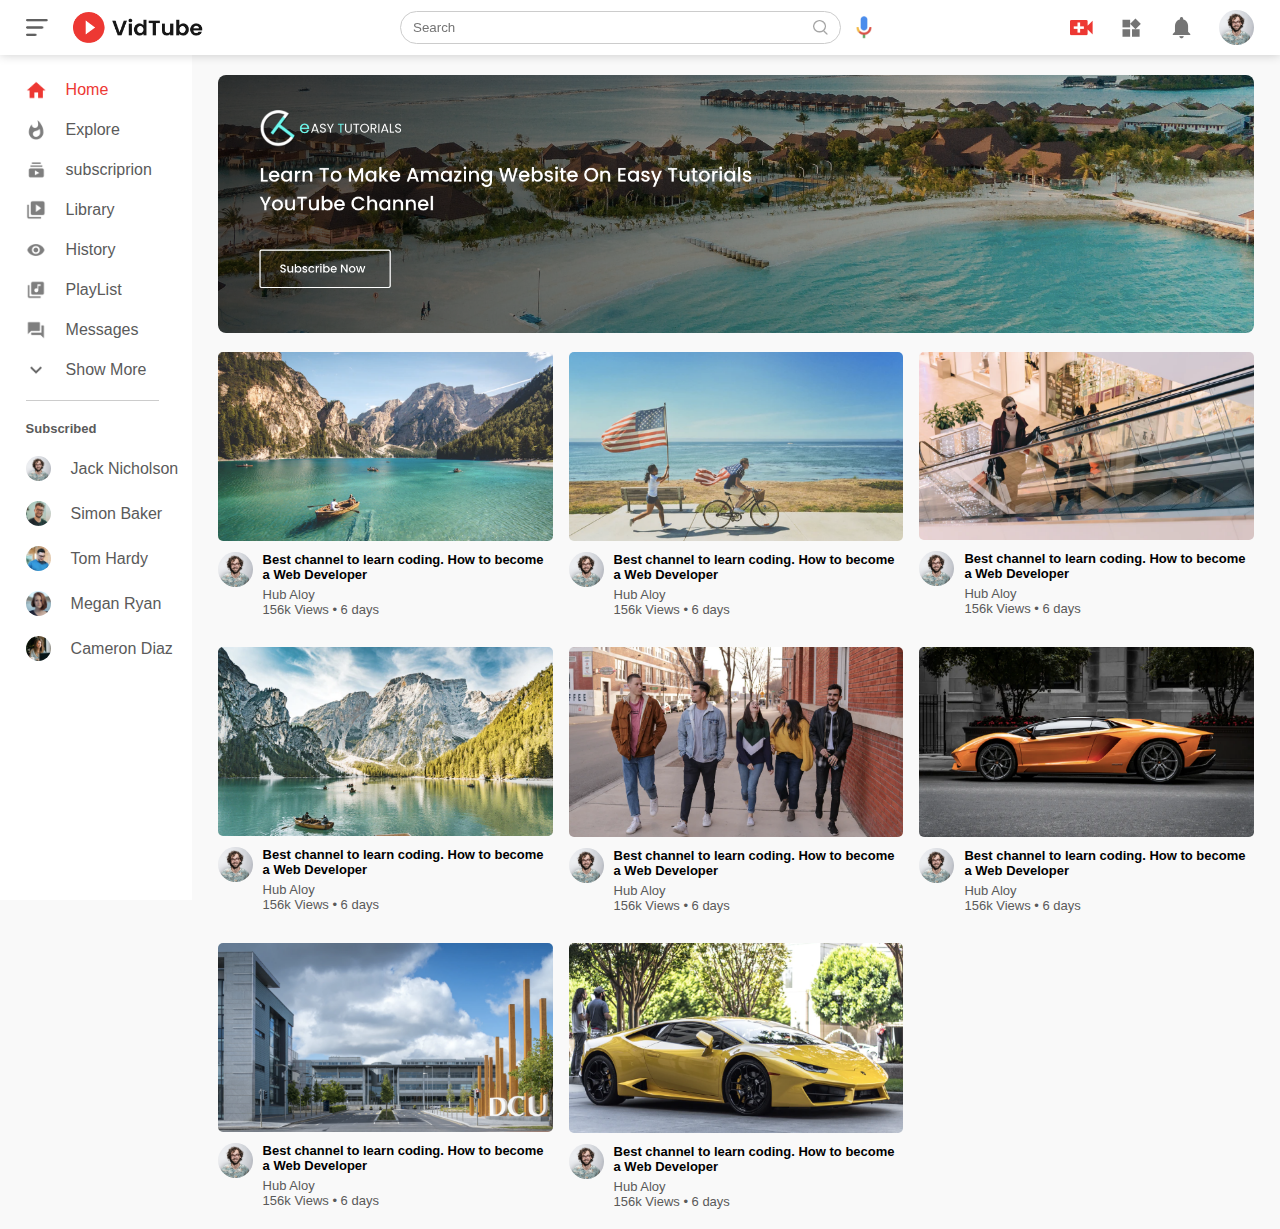
<file: index.html>
<!DOCTYPE html>
<html lang="en">
<head>
    <meta charset="UTF-8">
    <meta http-equiv="X-UA-Compatible" content="IE=edge">
    <meta name="viewport" content="width=device-width, initial-scale=1.0">
    <title>YouTube Clone Aloy-JS</title>
    <link rel="stylesheet" href="css/style.css">
</head>
<body>
    <nav class="flex-div">
        <div class="nav-left flex-div">
            <img src="img/menu.png" class="menu-icon">
            <img src="img/logo.png" class="logo">
        </div>
        <div class="nav-middle flex-div">
            <div class="search-box flex-div">
                <input type="text" placeholder="Search">
                <img src="img/search.png">
            </div>
            <img src="img/voice-search.png" class="mic-icon">
        </div>
        <div class="nav-right flex-div">
            <img src="img/upload.png" alt="">
            <img src="img/more.png" alt="">
            <img src="img/notification.png" alt="">
            <img src="img/Jack.png" class="user-icon">
        </div>
    </nav>
    <!------------------sidebar----------------->
    <div class="side-bar">
        <div class="shortcut-links">
            <a href=""><img src="img/home.png"><p>Home</p></a>
            <a href=""><img src="img/explore.png"><p>Explore</p></a>
            <a href=""><img src="img/subscriprion.png"><p>subscriprion</p></a>
            <a href=""><img src="img/library.png"><p>Library</p></a>
            <a href=""><img src="img/history.png"><p>History</p></a>
            <a href=""><img src="img/playlist.png"><p>PlayList</p></a>
            <a href=""><img src="img/messages.png"><p>Messages</p></a>
            <a href=""><img src="img/show-more.png"><p>Show More</p></a>
            <hr>
        </div>
        <div class="subcribed-list">
            <h3>Subscribed</h3>
            <a href=""><img src="img/Jack.png"><p>Jack Nicholson</p></a>
            <a href=""><img src="img/simon.png"><p>Simon Baker</p></a>
            <a href=""><img src="img/tom.png"><p>Tom Hardy</p></a>
            <a href=""><img src="img/megan.png"><p>Megan Ryan</p></a>
            <a href=""><img src="img/cameron.png"><p>Cameron Diaz</p></a>
        </div>
    </div>

    <!---------------------MAIN--------------------->

    <div class="container">
        <div class="banner">
            <img src="img/banner.png">
        </div>
        <div class="list-container">
            <div class="vid-list">
                <a href="playVideo.html"><img src="img/thumbnail1.png" class="thumbnail"></a>                
                <div class="flex-div">
                    <img src="img/Jack.png">
                    <div class="vid-info">
                        <a href="playVideo.html">Best channel to learn coding. How to become a Web Developer</a>
                        <p>Hub Aloy</p>
                        <p>156k Views &bull; 6 days</p>
                    </div>
                </div>
            </div>
            <!------1----->
            <div class="vid-list">
                <a href="playVideo.html"><img src="img/thumbnail2.png" class="thumbnail"></a>                
                <div class="flex-div">
                    <img src="img/Jack.png">
                    <div class="vid-info">
                        <a href="playVideo.html">Best channel to learn coding. How to become a Web Developer</a>
                        <p>Hub Aloy</p>
                        <p>156k Views &bull; 6 days</p>
                    </div>
                </div>
            </div>
            <!------2----->
            <div class="vid-list">
                <a href="playVideo.html"><img src="img/thumbnail3.png" class="thumbnail"></a>                
                <div class="flex-div">
                    <img src="img/Jack.png">
                    <div class="vid-info">
                        <a href="playVideo.html">Best channel to learn coding. How to become a Web Developer</a>
                        <p>Hub Aloy</p>
                        <p>156k Views &bull; 6 days</p>
                    </div>
                </div>
            </div>
            <!------3----->
            <div class="vid-list">
                <a href="playVideo.html"><img src="img/thumbnail4.png" class="thumbnail"></a>                
                <div class="flex-div">
                    <img src="img/Jack.png">
                    <div class="vid-info">
                        <a href="playVideo.html">Best channel to learn coding. How to become a Web Developer</a>
                        <p>Hub Aloy</p>
                        <p>156k Views &bull; 6 days</p>
                    </div>
                </div>
            </div>
            <!------4----->
            <div class="vid-list">
                <a href="playVideo.html"><img src="img/thumbnail5.png" class="thumbnail"></a>                
                <div class="flex-div">
                    <img src="img/Jack.png">
                    <div class="vid-info">
                        <a href="playVideo.html">Best channel to learn coding. How to become a Web Developer</a>
                        <p>Hub Aloy</p>
                        <p>156k Views &bull; 6 days</p>
                    </div>
                </div>
            </div>
            <!------5----->
            <div class="vid-list">
                <a href="playVideo.html"><img src="img/thumbnail6.png" class="thumbnail"></a>                
                <div class="flex-div">
                    <img src="img/Jack.png">
                    <div class="vid-info">
                        <a href="playVideo.html">Best channel to learn coding. How to become a Web Developer</a>
                        <p>Hub Aloy</p>
                        <p>156k Views &bull; 6 days</p>
                    </div>
                </div>
            </div>
            <!------6----->
            <div class="vid-list">
                <a href="playVideo.html"><img src="img/thumbnail7.png" class="thumbnail"></a>                
                <div class="flex-div">
                    <img src="img/Jack.png">
                    <div class="vid-info">
                        <a href="playVideo.html">Best channel to learn coding. How to become a Web Developer</a>
                        <p>Hub Aloy</p>
                        <p>156k Views &bull; 6 days</p>
                    </div>
                </div>
            </div>
            <!------7----->
            <div class="vid-list">
                <a href="playVideo.html"><img src="img/thumbnail8.png" class="thumbnail"></a>                
                <div class="flex-div">
                    <img src="img/Jack.png">
                    <div class="vid-info">
                        <a href="playVideo.html">Best channel to learn coding. How to become a Web Developer</a>
                        <p>Hub Aloy</p>
                        <p>156k Views &bull; 6 days</p>
                    </div>
                </div>
            </div>


            <!---Vid-list end--->
        </div>
    </div>


<script src="app.js"></script>
</body>
</html>
</file>
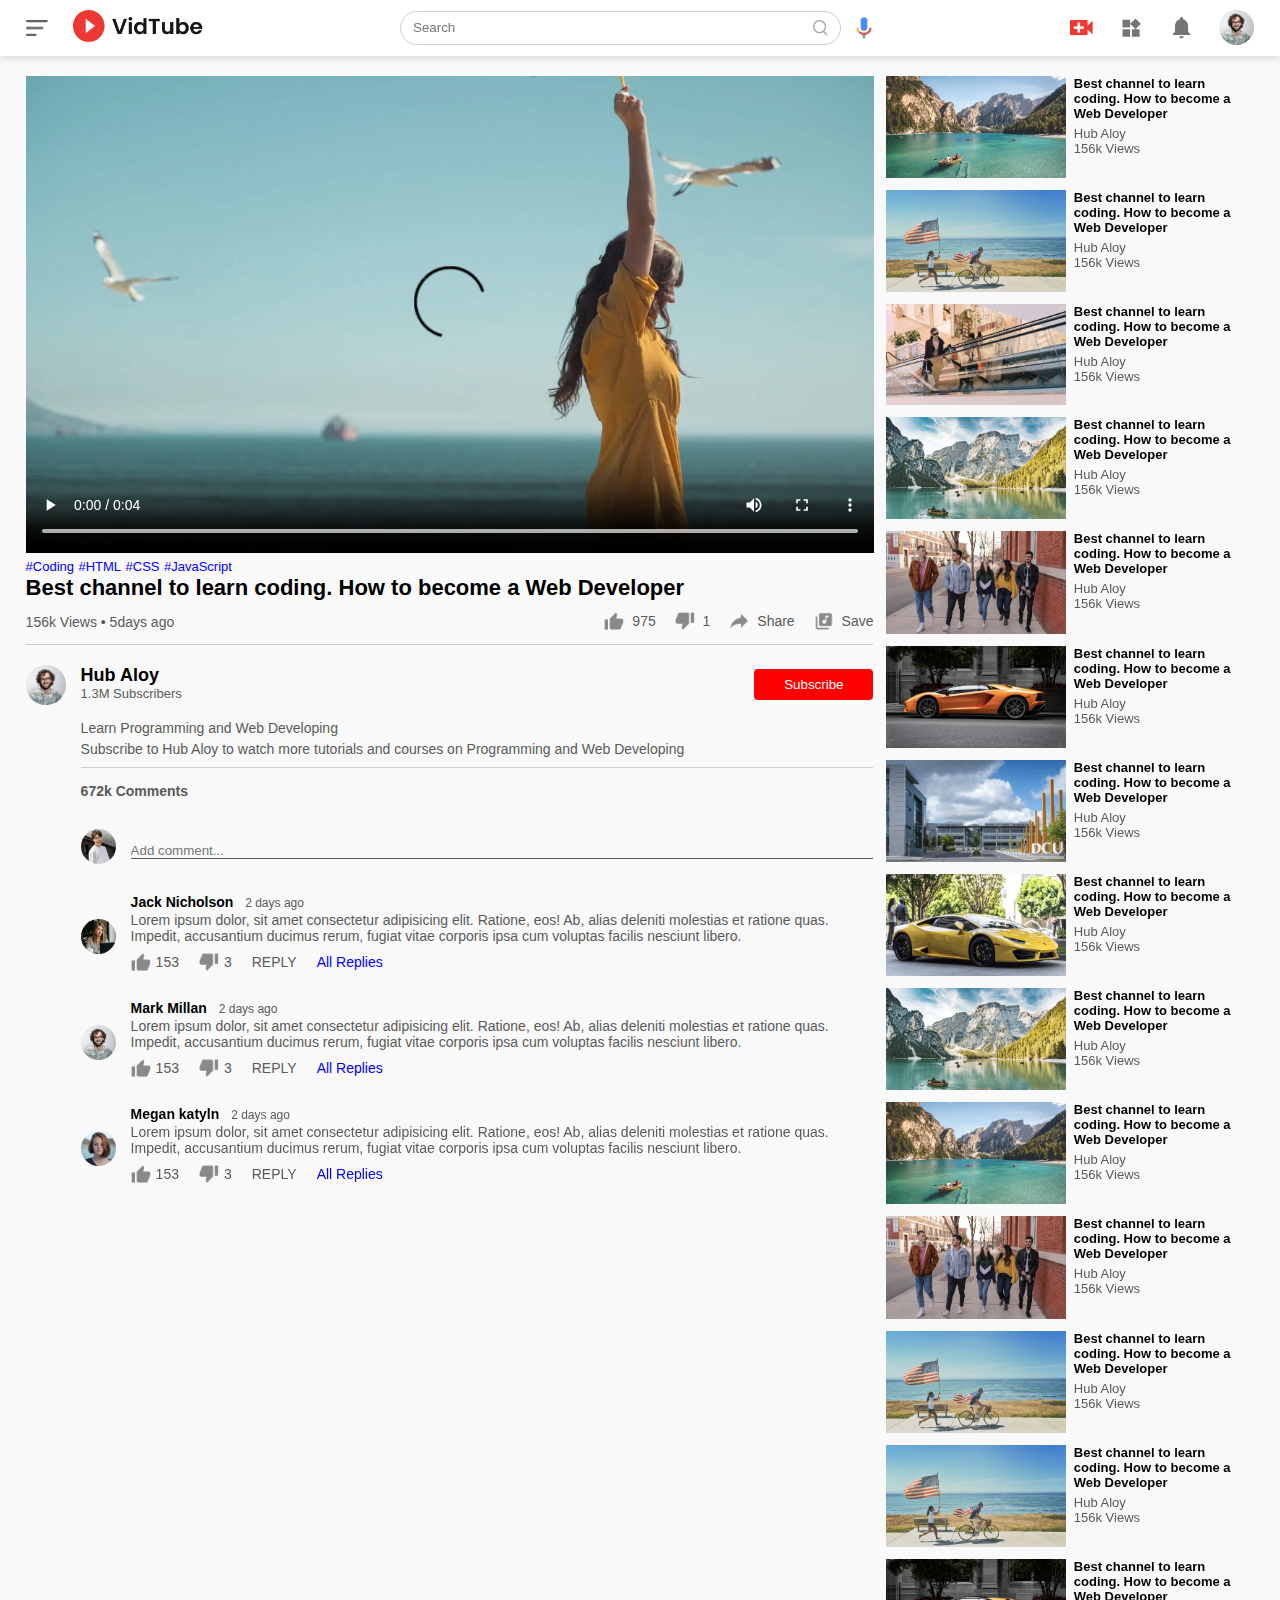
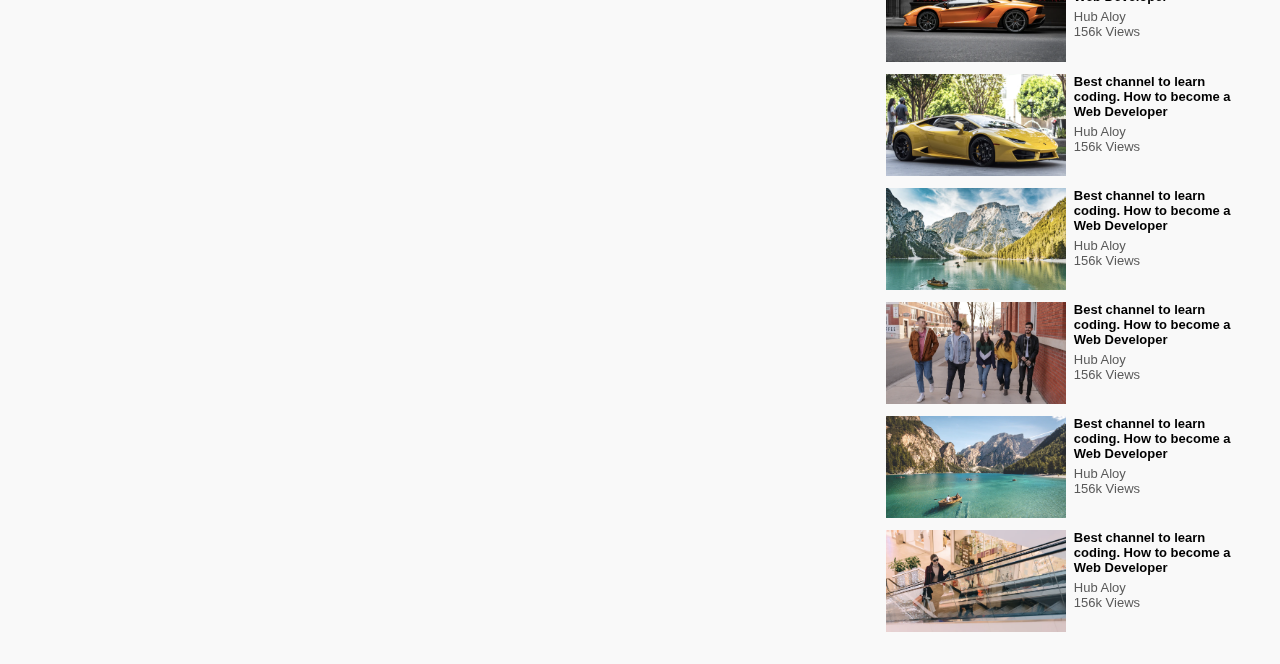
<file: playVideo.html>
<!DOCTYPE html>
<html lang="en">
<head>
    <meta charset="UTF-8">
    <meta http-equiv="X-UA-Compatible" content="IE=edge">
    <meta name="viewport" content="width=device-width, initial-scale=1.0">
    <title>Play Video - Aloy Hub YouTube Channel</title>
    <link rel="stylesheet" href="css/style.css">
</head>
<body>
    <nav class="flex-div">
        <div class="nav-left flex-div">
            <img src="img/menu.png" class="menu-icon">
            <a href="index.html"><img src="img/logo.png" class="logo"></a>
        </div>
        <div class="nav-middle flex-div">
            <div class="search-box flex-div">
                <input type="text" placeholder="Search">
                <img src="img/search.png">
            </div>
            <img src="img/voice-search.png" class="mic-icon">
        </div>
        <div class="nav-right flex-div">
            <img src="img/upload.png" alt="">
            <img src="img/more.png" alt="">
            <img src="img/notification.png" alt="">
            <img src="img/Jack.png" class="user-icon">
        </div>
    </nav>

    <div class="container play-container">
        <div class="row">
            <div class="play-video">
                <video controls autoplay >
                    <source src="img/video.mp4" type="video/mp4">
                </video>
                <div class="tags">
                    <a href="">#Coding</a>
                    <a href="">#HTML</a>
                    <a href="">#CSS</a>
                    <a href="">#JavaScript</a>
                </div>
                <h3>Best channel to learn coding. How to become a Web Developer</h3>
                <div class="play-video-info">
                    <p>156k Views &bull; 5days ago </p>
                    <div>
                        <a href=""><img src="img/like.png">975</a>
                        <a href=""><img src="img/dislike.png">1</a>
                        <a href=""><img src="img/share.png">Share</a>
                        <a href=""><img src="img/save.png">Save</a>
                    </div>
                </div>
                <hr>
                <div class="publisher">
                    <img src="img/Jack.png">
                    <div>
                        <p>Hub Aloy</p>
                        <span>1.3M Subscribers</span>
                    </div>
                    <button type="button">Subscribe</button>
                </div>
                <div class="vid-description">
                    <p>Learn Programming and Web Developing</p>
                    <p>Subscribe to Hub Aloy to watch more tutorials and courses on Programming and Web Developing</p>
                    <hr>
                    <h4>672k Comments</h4>

                    <div class="add-comment">
                        <img src="img/gerard.png">
                        <input type="text" placeholder="Add comment...">
                    </div>
                    <div class="old-comment">
                        <img src="img/cameron.png">
                        <div>
                            <h3>Jack Nicholson <span>2 days ago</span></h3>
                            <p>Lorem ipsum dolor, sit amet consectetur adipisicing elit. Ratione, eos! Ab, alias deleniti molestias et ratione quas. Impedit, accusantium ducimus rerum, fugiat vitae corporis ipsa cum voluptas facilis nesciunt libero.</p>
                            <div class="comment-action">
                                <img src="img/like.png">
                                <span>153</span>
                                <img src="img/dislike.png">
                                <span>3</span>
                                <span>REPLY</span>
                                <a href="">All Replies</a>
                            </div>
                        </div>
                    </div>
                    <div class="old-comment">
                        <img src="img/Jack.png">
                        <div>
                            <h3>Mark Millan <span>2 days ago</span></h3>
                            <p>Lorem ipsum dolor, sit amet consectetur adipisicing elit. Ratione, eos! Ab, alias deleniti molestias et ratione quas. Impedit, accusantium ducimus rerum, fugiat vitae corporis ipsa cum voluptas facilis nesciunt libero.</p>
                            <div class="comment-action">
                                <img src="img/like.png">
                                <span>153</span>
                                <img src="img/dislike.png">
                                <span>3</span>
                                <span>REPLY</span>
                                <a href="">All Replies</a>
                            </div>
                        </div>
                    </div>
                    <div class="old-comment">
                        <img src="img/megan.png">
                        <div>
                            <h3>Megan katyln <span>2 days ago</span></h3>
                            <p>Lorem ipsum dolor, sit amet consectetur adipisicing elit. Ratione, eos! Ab, alias deleniti molestias et ratione quas. Impedit, accusantium ducimus rerum, fugiat vitae corporis ipsa cum voluptas facilis nesciunt libero.</p>
                            <div class="comment-action">
                                <img src="img/like.png">
                                <span>153</span>
                                <img src="img/dislike.png">
                                <span>3</span>
                                <span>REPLY</span>
                                <a href="">All Replies</a>
                            </div>
                        </div>
                    </div>


                </div>




            </div>
            <div class="right-sidebar">
                
                <div class="side-video-list">
                    <a href="" class="small-thumbnail"><img src="img/thumbnail1.png"></a>
                    <div class="vid-info">
                        <a href="" class="small-thumbnail">Best channel to learn coding. How to become a Web Developer</a>
                        <p>Hub Aloy</p>
                        <p>156k Views</p>
                    </div>
                </div>
                <div class="side-video-list">
                    <a href="" class="small-thumbnail"><img src="img/thumbnail2.png"></a>
                    <div class="vid-info">
                        <a href="" class="small-thumbnail">Best channel to learn coding. How to become a Web Developer</a>
                        <p>Hub Aloy</p>
                        <p>156k Views</p>
                    </div>
                </div>
                <div class="side-video-list">
                    <a href="" class="small-thumbnail"><img src="img/thumbnail3.png"></a>
                    <div class="vid-info">
                        <a href="" class="small-thumbnail">Best channel to learn coding. How to become a Web Developer</a>
                        <p>Hub Aloy</p>
                        <p>156k Views</p>
                    </div>
                </div>
                <div class="side-video-list">
                    <a href="" class="small-thumbnail"><img src="img/thumbnail4.png"></a>
                    <div class="vid-info">
                        <a href="" class="small-thumbnail">Best channel to learn coding. How to become a Web Developer</a>
                        <p>Hub Aloy</p>
                        <p>156k Views</p>
                    </div>
                </div>
                <div class="side-video-list">
                    <a href="" class="small-thumbnail"><img src="img/thumbnail5.png"></a>
                    <div class="vid-info">
                        <a href="" class="small-thumbnail">Best channel to learn coding. How to become a Web Developer</a>
                        <p>Hub Aloy</p>
                        <p>156k Views</p>
                    </div>
                </div>
                <div class="side-video-list">
                    <a href="" class="small-thumbnail"><img src="img/thumbnail6.png"></a>
                    <div class="vid-info">
                        <a href="" class="small-thumbnail">Best channel to learn coding. How to become a Web Developer</a>
                        <p>Hub Aloy</p>
                        <p>156k Views</p>
                    </div>
                </div>
                <div class="side-video-list">
                    <a href="" class="small-thumbnail"><img src="img/thumbnail7.png"></a>
                    <div class="vid-info">
                        <a href="" class="small-thumbnail">Best channel to learn coding. How to become a Web Developer</a>
                        <p>Hub Aloy</p>
                        <p>156k Views</p>
                    </div>
                </div>
                <div class="side-video-list">
                    <a href="" class="small-thumbnail"><img src="img/thumbnail8.png"></a>
                    <div class="vid-info">
                        <a href="" class="small-thumbnail">Best channel to learn coding. How to become a Web Developer</a>
                        <p>Hub Aloy</p>
                        <p>156k Views</p>
                    </div>
                </div>
                <div class="side-video-list">
                    <a href="" class="small-thumbnail"><img src="img/thumbnail4.png"></a>
                    <div class="vid-info">
                        <a href="" class="small-thumbnail">Best channel to learn coding. How to become a Web Developer</a>
                        <p>Hub Aloy</p>
                        <p>156k Views</p>
                    </div>
                </div>
                <div class="side-video-list">
                    <a href="" class="small-thumbnail"><img src="img/thumbnail1.png"></a>
                    <div class="vid-info">
                        <a href="" class="small-thumbnail">Best channel to learn coding. How to become a Web Developer</a>
                        <p>Hub Aloy</p>
                        <p>156k Views</p>
                    </div>
                </div>
                <div class="side-video-list">
                    <a href="" class="small-thumbnail"><img src="img/thumbnail5.png"></a>
                    <div class="vid-info">
                        <a href="" class="small-thumbnail">Best channel to learn coding. How to become a Web Developer</a>
                        <p>Hub Aloy</p>
                        <p>156k Views</p>
                    </div>
                </div>
                <div class="side-video-list">
                    <a href="" class="small-thumbnail"><img src="img/thumbnail2.png"></a>
                    <div class="vid-info">
                        <a href="" class="small-thumbnail">Best channel to learn coding. How to become a Web Developer</a>
                        <p>Hub Aloy</p>
                        <p>156k Views</p>
                    </div>
                </div>
                <div class="side-video-list">
                    <a href="" class="small-thumbnail"><img src="img/thumbnail2.png"></a>
                    <div class="vid-info">
                        <a href="" class="small-thumbnail">Best channel to learn coding. How to become a Web Developer</a>
                        <p>Hub Aloy</p>
                        <p>156k Views</p>
                    </div>
                </div>
                <div class="side-video-list">
                    <a href="" class="small-thumbnail"><img src="img/thumbnail6.png"></a>
                    <div class="vid-info">
                        <a href="" class="small-thumbnail">Best channel to learn coding. How to become a Web Developer</a>
                        <p>Hub Aloy</p>
                        <p>156k Views</p>
                    </div>
                </div>
                <div class="side-video-list">
                    <a href="" class="small-thumbnail"><img src="img/thumbnail8.png"></a>
                    <div class="vid-info">
                        <a href="" class="small-thumbnail">Best channel to learn coding. How to become a Web Developer</a>
                        <p>Hub Aloy</p>
                        <p>156k Views</p>
                    </div>
                </div>
                <div class="side-video-list">
                    <a href="" class="small-thumbnail"><img src="img/thumbnail4.png"></a>
                    <div class="vid-info">
                        <a href="" class="small-thumbnail">Best channel to learn coding. How to become a Web Developer</a>
                        <p>Hub Aloy</p>
                        <p>156k Views</p>
                    </div>
                </div>
                <div class="side-video-list">
                    <a href="" class="small-thumbnail"><img src="img/thumbnail5.png"></a>
                    <div class="vid-info">
                        <a href="" class="small-thumbnail">Best channel to learn coding. How to become a Web Developer</a>
                        <p>Hub Aloy</p>
                        <p>156k Views</p>
                    </div>
                </div>
                <div class="side-video-list">
                    <a href="" class="small-thumbnail"><img src="img/thumbnail1.png"></a>
                    <div class="vid-info">
                        <a href="" class="small-thumbnail">Best channel to learn coding. How to become a Web Developer</a>
                        <p>Hub Aloy</p>
                        <p>156k Views</p>
                    </div>
                </div>
                <div class="side-video-list">
                    <a href="" class="small-thumbnail"><img src="img/thumbnail3.png"></a>
                    <div class="vid-info">
                        <a href="" class="small-thumbnail">Best channel to learn coding. How to become a Web Developer</a>
                        <p>Hub Aloy</p>
                        <p>156k Views</p>
                    </div>
                </div>


            </div>
        </div>
    </div>



    <script src="app.js "></script>
</body>
</html>
</file>
<file: css/style.css>
*{
    margin: 0;
    padding: 0;
    font-family: 'roboto',sans-serif;
    box-sizing: border-box;
}
a{
    text-decoration: none;
    color: #5a5a5a;
}
img{
    cursor: pointer;
}

.flex-div{
    display: flex;
    align-items: center;
}
nav{
    padding: 10px 2%;
    justify-content: space-between;
    box-shadow: 0 0 10px rgba(0, 0, 0, 0.2);
    background: #fff;
    position: sticky;
    top: 0;
    z-index: 10 ;
}
/*----------------------------------------Nav right*/
.nav-right img{
    width: 25px;
    margin-right: 25px;
}
.nav-right .user-icon{
    width: 35px;
    border-radius: 50%;
    margin-right: 0;
} 
.nav-left .menu-icon{
    width: 22px;
    margin-right: 25px;
}
.nav-left .logo{
    width: 130px; 
}
/*----------------------------------------Nav middle*/
.nav-middle .mic-icon{
    width: 16px;
}
.nav-middle .search-box{
    border: 1px solid #ccc;
    margin-right: 15px;
    padding: 8px 12px ;
    border-radius: 25px;
}
.nav-middle .search-box input{
    width: 400px;
    border: 0;
    outline: 0;
    background: transparent;
}
.nav-middle .search-box img{
    width: 15px;
}

/*---------------------SideBar------------------*/
.side-bar{
    background: #fff;
    width: 15%;
    height: 100vh;
    position: fixed;
    top: 0;
    padding-left: 2%;
    padding-top: 80px;
}
.shortcut-links a img{
    width: 20px;
    margin-right: 20px;
}
.shortcut-links a{
    display: flex;
    align-items: center;
    margin-bottom: 20px;
    width: fit-content;
    flex-wrap: wrap;
}
.shortcut-links a:first-child{
    color: #ed3833;
}
.side-bar hr{
    border: 0;
    height: 1px;
    background: #ccc;
    width: 80%;
}
.subcribed-list h3{
    font-size: 13px;
    margin: 20px 0;
    color: #5a5a5a;
}
.subcribed-list a{
    display: flex;
    align-items: center;
    margin-bottom: 20px;
    width: fit-content;
    flex-wrap: wrap;
}
.subcribed-list a img{
    width: 25px;
    border-radius: 50%;
    margin-right: 20px;
}
.small-sidebar{
    width: 5%;
}
.small-sidebar a p{
    display: none;
}
.small-sidebar h3{
    display: none;
}
.small-sidebar hr{
    width: 50%;
    margin-bottom: 25px;
}
/* -------------------main---------------------- */
.container{
    background-color: #f9f9f9;
    padding-left: 17%;
    padding-right: 2%;
    padding-top: 20px;
    padding-bottom: 20px;
}
.large-container{
    padding-left: 7%;
}
.banner{
    width: 100%;
}
.banner img{
    width: 100%;
    border-radius: 8px;
}
.list-container{
    display: grid;
    grid-template-columns: repeat(auto-fit,minmax(250px,1fr));
    grid-column-gap: 16px;
    grid-row-gap: 30px;
    margin-top: 15px;
}
.vid-list .thumbnail{
    width: 100%;
    border-radius: 5px;
}
.vid-list .flex-div{
    align-items: flex-start;
    margin-top: 7px;
}
.vid-list .flex-div img{
    width: 35px;
    margin-right: 10px;
    border-radius: 50%;
}
.vid-info{
    color: #5a5a5a;
    font-size: 13px;
}
.vid-info a{
    color: #000;
    font-weight: 600;
    display: block;
    margin-bottom: 5px;
}

/* -------------------Responsiveness----------- */
@media (max-width:900px){
    .menu-icon{
        display: none;
    }
    .side-bar{
        display: none;
    }
    .container, .large-container{
        padding-left: 5%;
        padding-right: 5%;
    }
    .nav-right img{
        display: none;
    }
    .nav-right .user-icon{
        display: block;
        width: 30px;
    }
    .nav-middle .search-box input{
        width: 100px;
    }
    .nav-middle .mic-icon{
        display: none;
    }
    .nav-left .logo{
        width: 90px;
    }
}

/* ----------playVideoPage---------------- */
.play-container{
    padding-left: 2%;
}
.row{
    display: flex;
    justify-content: space-between;
    flex-wrap: wrap;
}
.play-video{
    flex-basis: 69%;
}
.right-sidebar{
    flex-basis: 30%;
}
.play-video video{
    width: 100%;
}
.side-video-list{
    display: flex;
    justify-content: space-between;
    margin-bottom: 8px;
}
.side-video-list img{
    width: 100%;
}
.side-video-list .small-thumbnail{
    flex-basis: 49%;
}
.side-video-list .vid-info{
    flex-basis: 49%;
}
.play-video .tags a{
    color: #0000ff;
    font-size: 13px;
}
.play-video h3{
    font-weight: 600;
    font-size: 22px;
}
.play-video .play-video-info{
    display: flex;
    align-items: center;
    justify-content: space-between;
    flex-wrap: wrap;
    margin-top: 10px;
    font-size: 14px;
    color: #5a5a5a;
}
.play-video .play-video-info a{
    display: inline-flex;
    align-items: center;
    margin-left: 15px;
}
.play-video .play-video-info a img{
    width: 20px;
    margin-right: 8px;
}
.play-video hr{
    border: 0;
    height: 1px;
    background: #ccc;
    margin: 10px 0;
}
.publisher{
    display: flex;
    align-items: center;
    margin-top: 20px;
}
.publisher div{
    flex: 1;
    line-height: 18px;
}
.publisher div p{
    color: #000;
    font-weight: 600;
    font-size: 18px;
}
.publisher div span{
    color: #5a5a5a;
    font-size: 13px;
}
.publisher img{
    width: 40px;
    border-radius: 50%;
    margin-right: 15px;
}
.publisher button{
    background: red;
    color: #fff;
    padding: 8px 30px;
    border: 0;
    outline: 0;
    border-radius: 4px;
    cursor: pointer;
}
.vid-description{
    padding-left: 55px;
    margin: 15px 0;
}
.vid-description p{
    font-size: 14px;
    margin-bottom: 5px;
    color: #5a5a5a;
}
.vid-description h4{
    font-size: 14px;
    color: #5a5a5a;
    margin-top: 15px;
}
.add-comment{
    display: flex;
    align-items: center;
    margin: 30px 0;
}
.add-comment img{
    width: 35px;
    border-radius: 50%;
    margin-right: 15px;
}
.add-comment input{
    border: 0;
    outline: 0;
    background: transparent;
    border-bottom: 1px solid #5a5a5a;
    width: 100%;
    padding-top: 10px;
}
.old-comment{
    display: flex;
    align-items: center;
    margin: 20px 0;
}
.old-comment img{
    width: 35px;
    border-radius: 50%;
    margin-right: 15px;
}
.old-comment h3{
    font-size: 14px;
    margin-bottom: 2px;
}
.old-comment h3 span{
    font-size: 12px;
    color: #5a5a5a;
    font-weight: 500;
    margin-left: 8px;
}
.old-comment .comment-action{
    display: flex;
    align-items: center;
    margin: 8px 0;
    font-size: 14px;
}
.old-comment .comment-action img{
    border-radius: 0;
    width: 20px;
    margin-right: 5px;
}
.old-comment .comment-action span{
    margin-right: 20px;
    color: #5a5a5a;
}
.old-comment .comment-action a{
    color: #0000ff;
}
@media (max-width:900px) {
    .play-video{
        flex-basis: 100%;
    }
    .right-sidebar{
        flex-basis: 100%;
    }
    .play-container{
        padding-left: 5%;
    }
    .vid-description{
        padding-left: 0;
    }
    .play-video .play-video-info a{
        margin-left: 0;
        margin-right: 15px;
        margin-top: 15px;
    }
}
</file>
